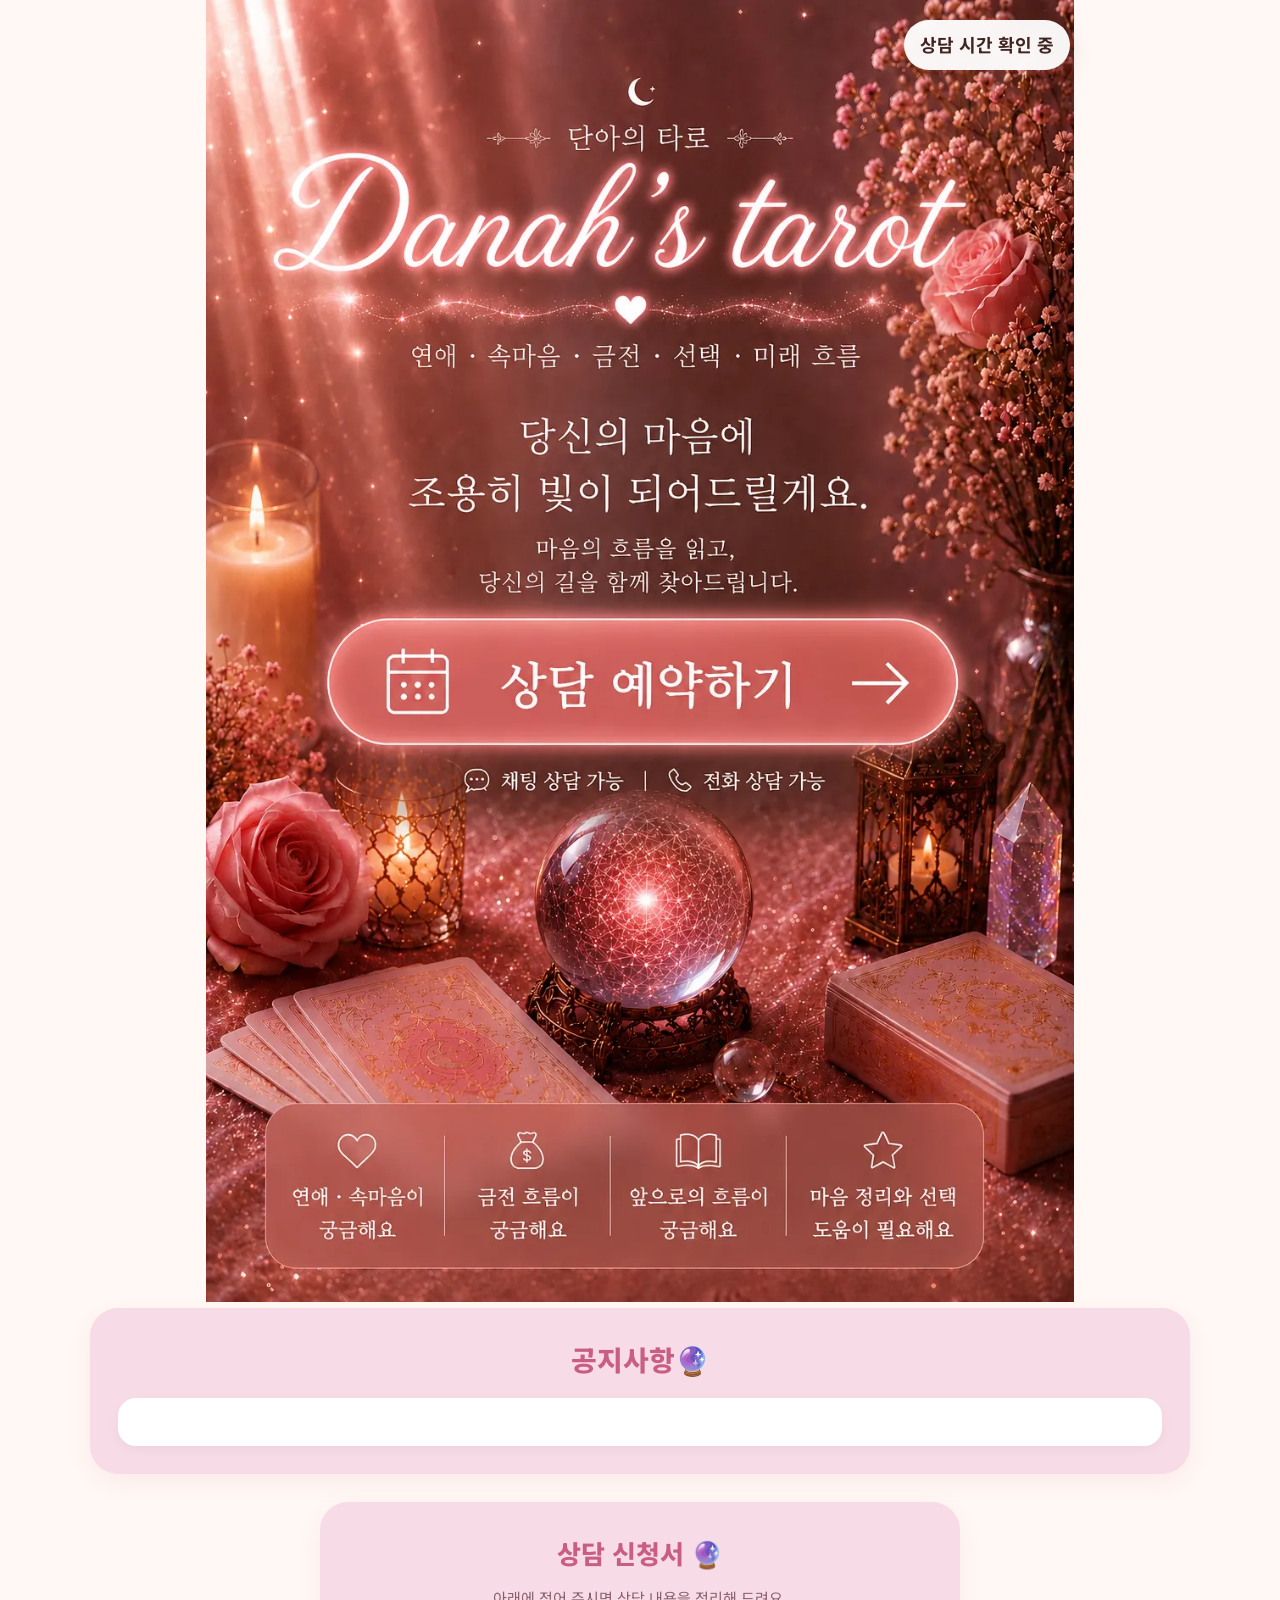
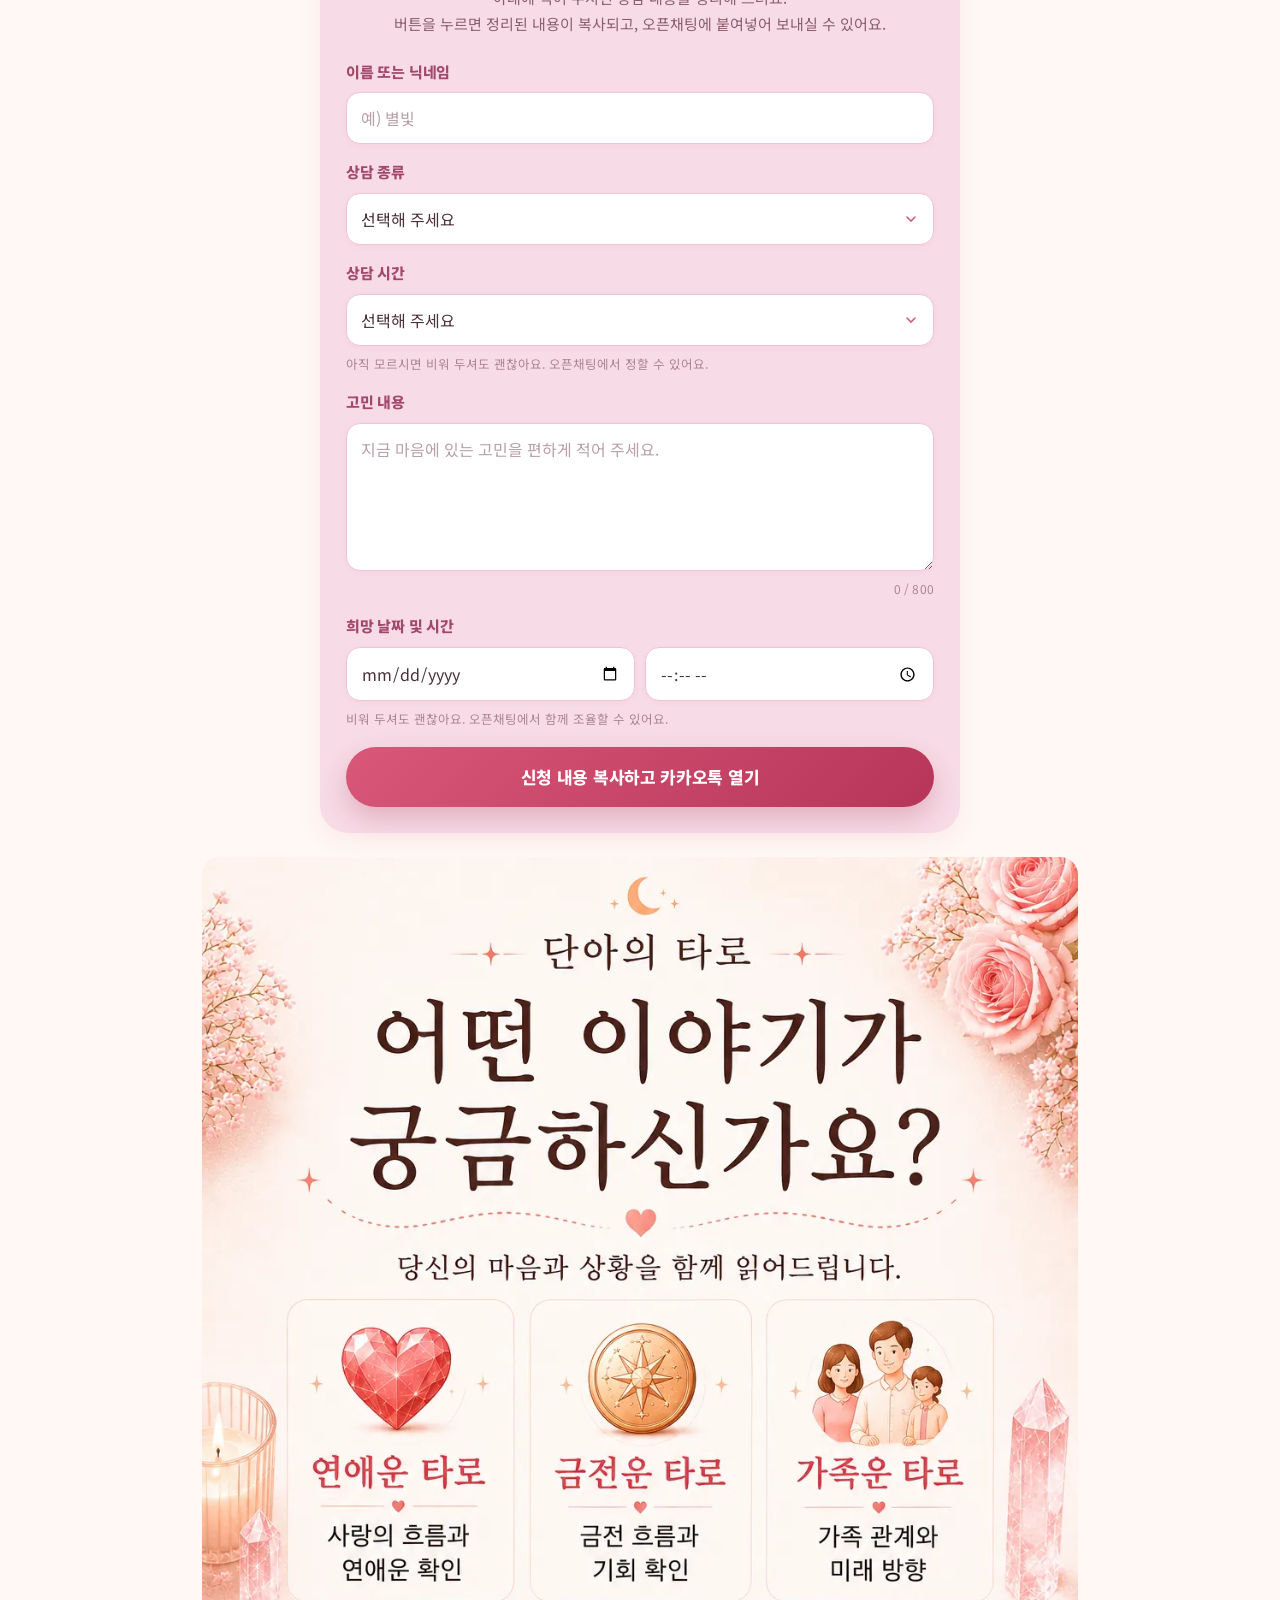
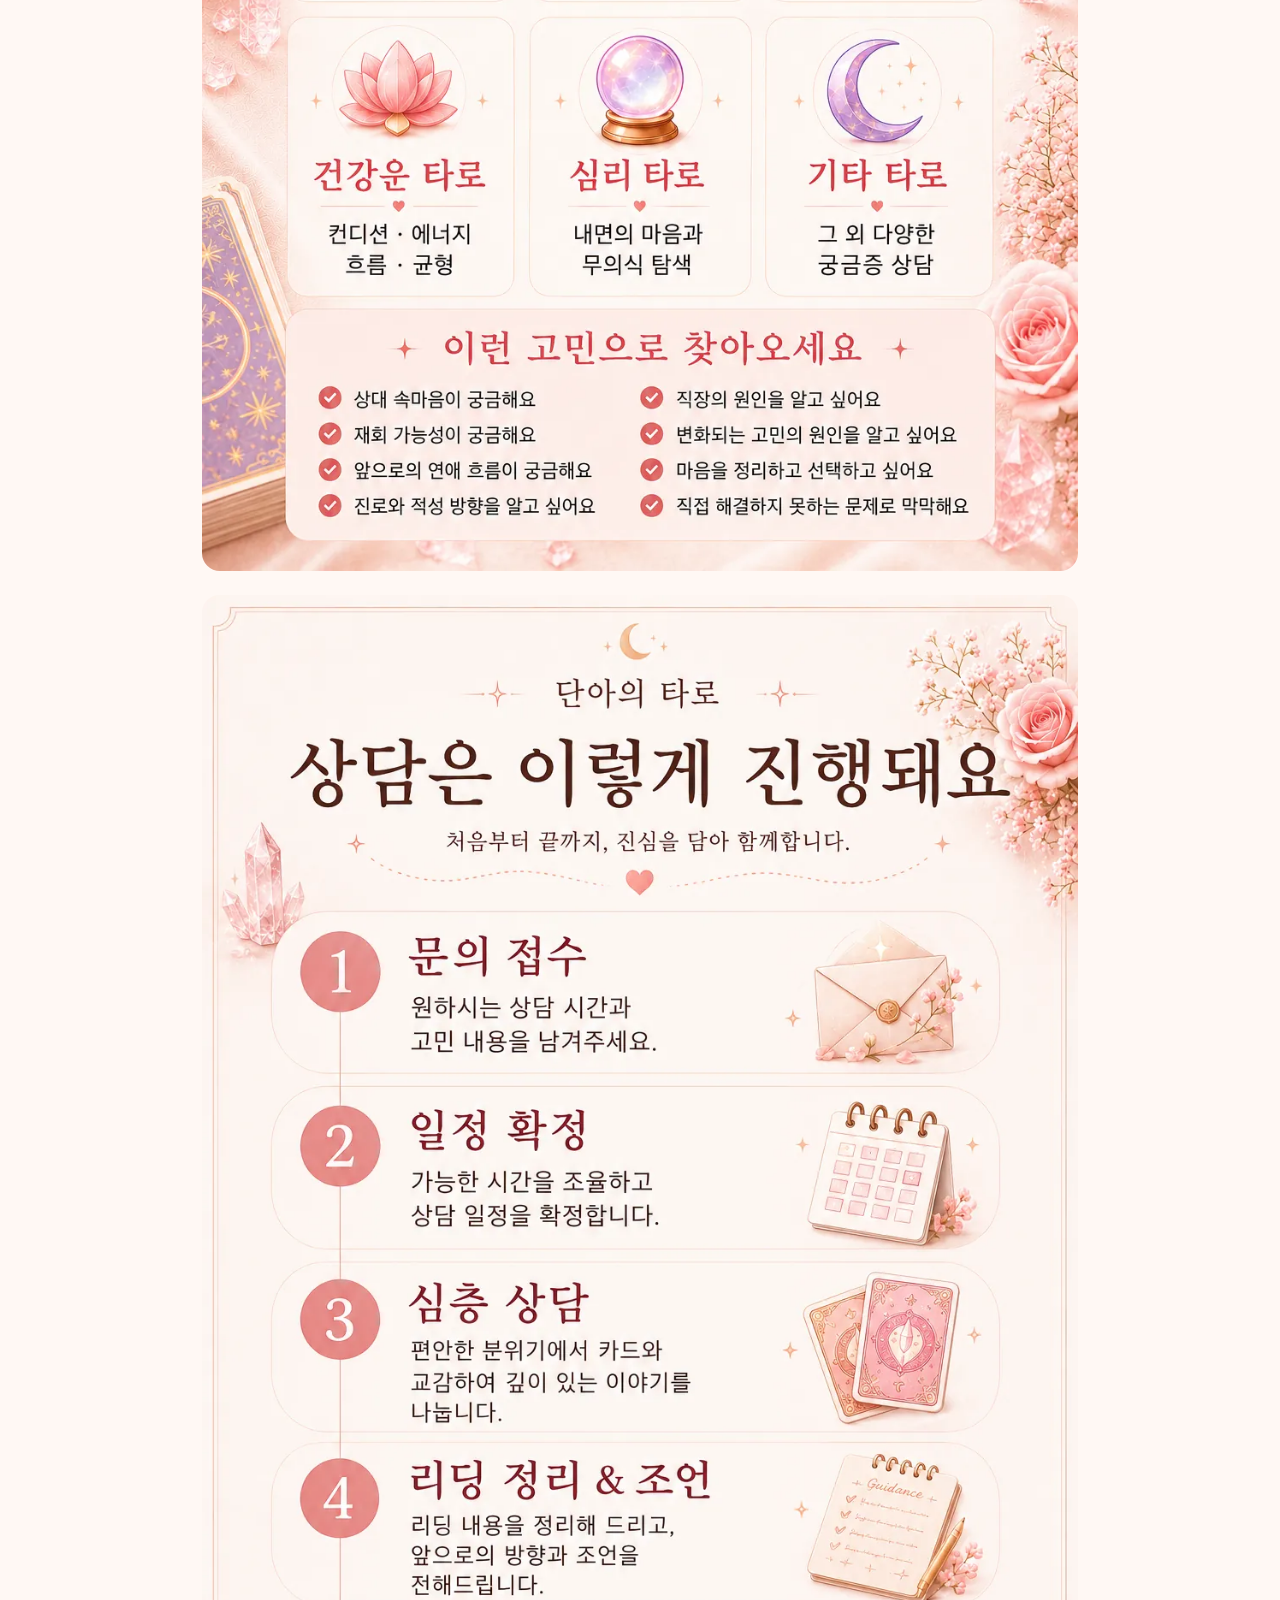
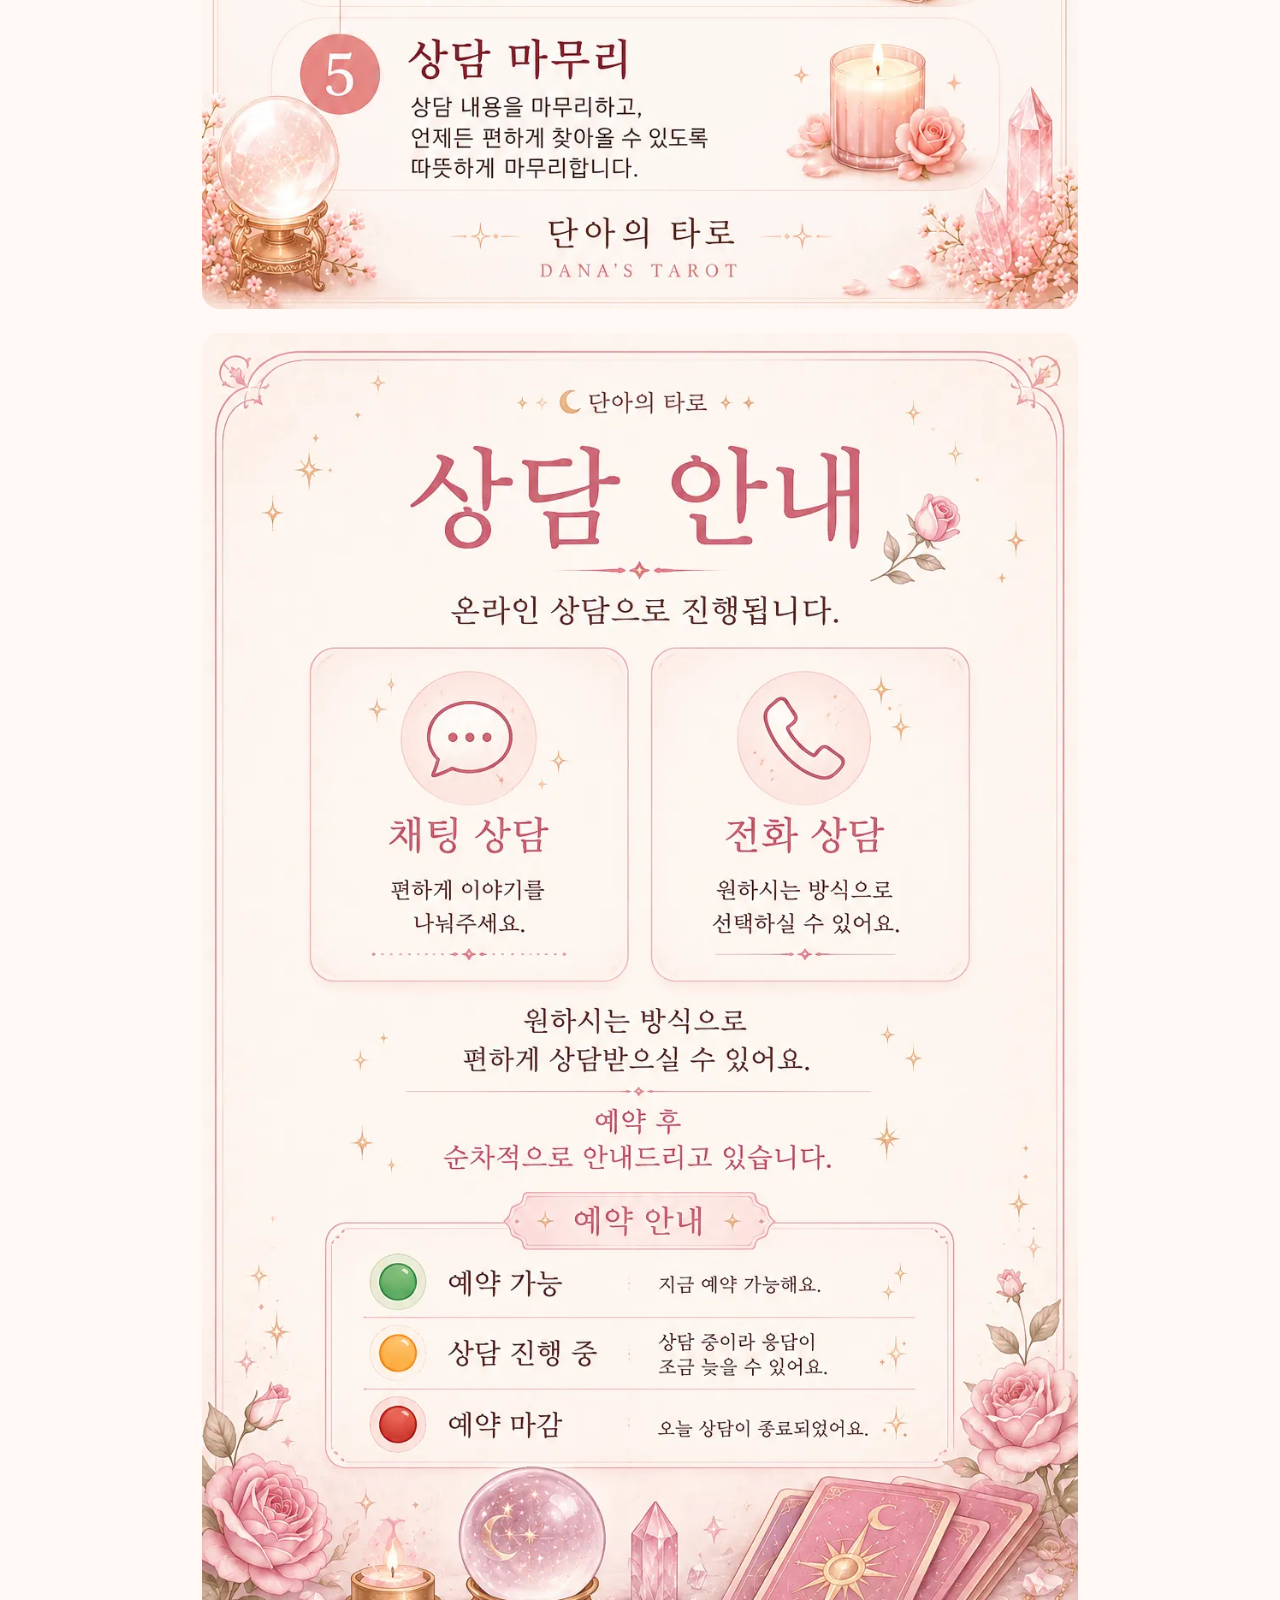
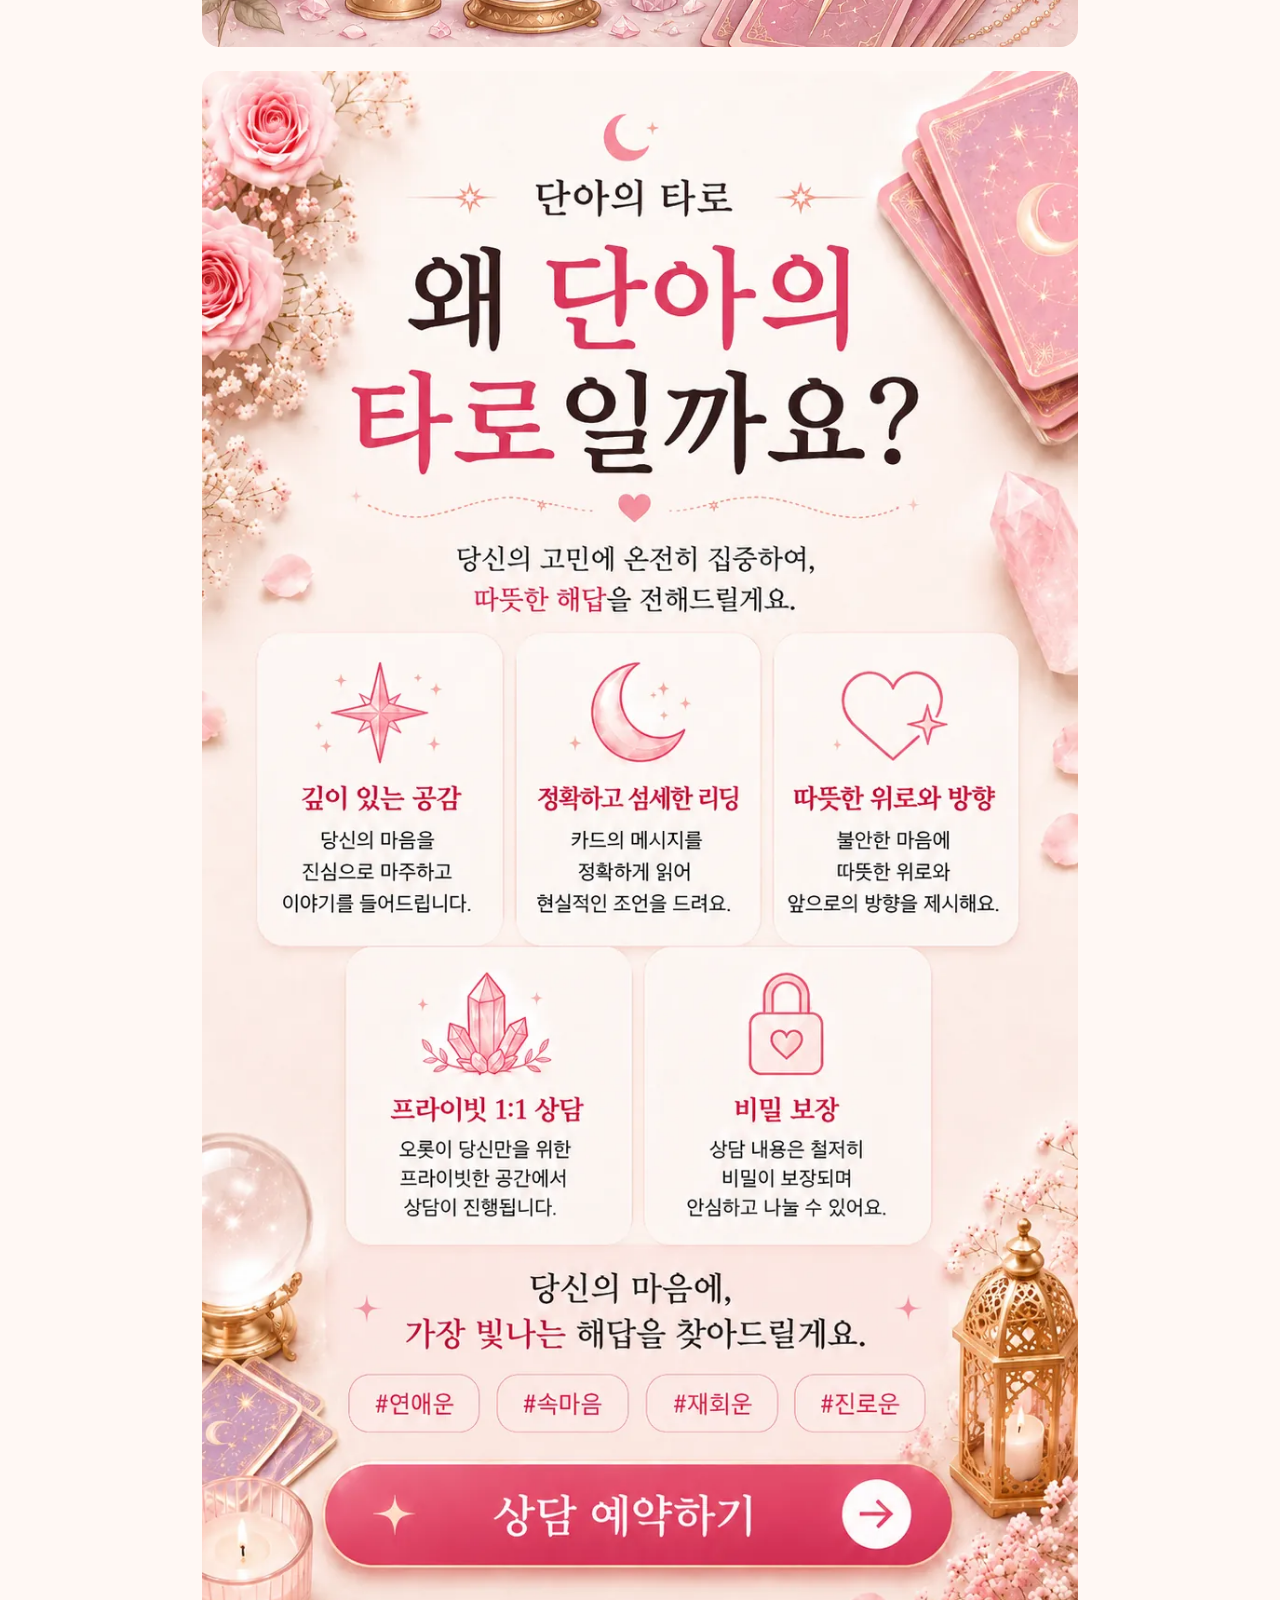
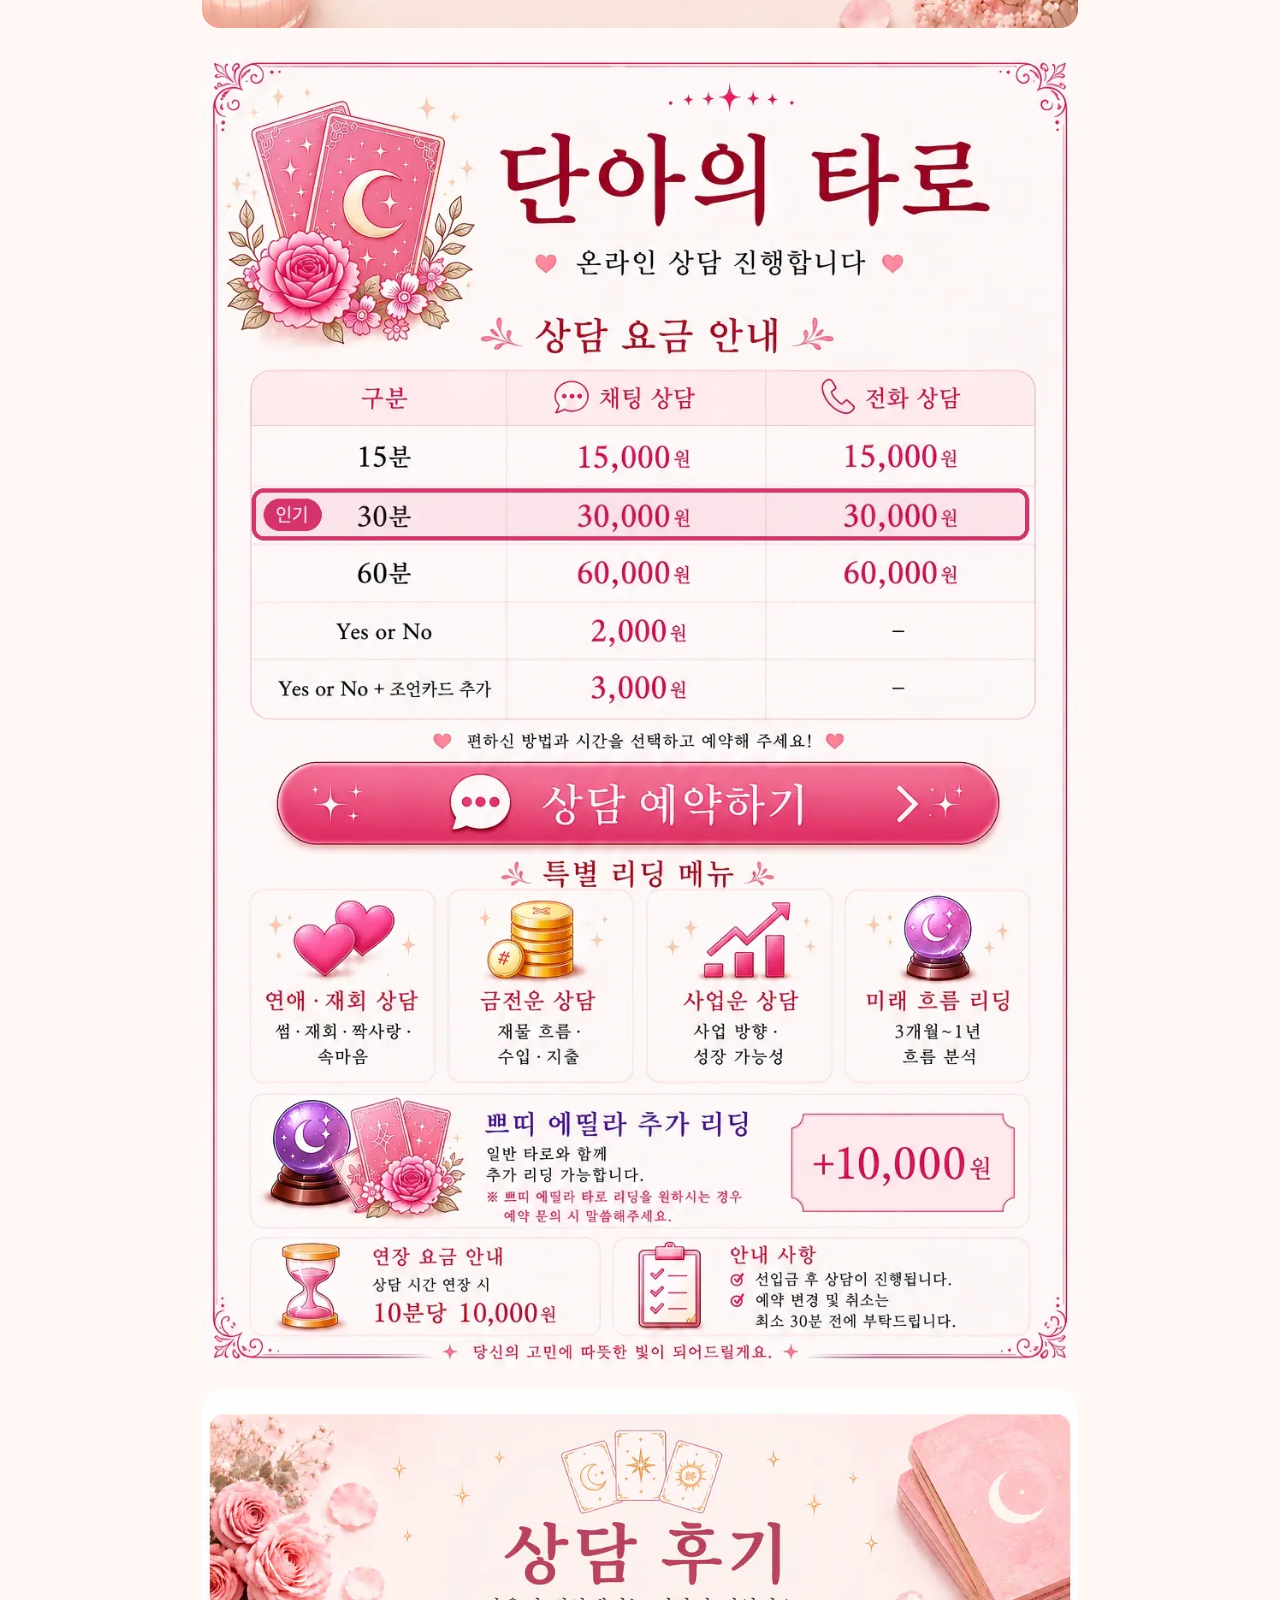
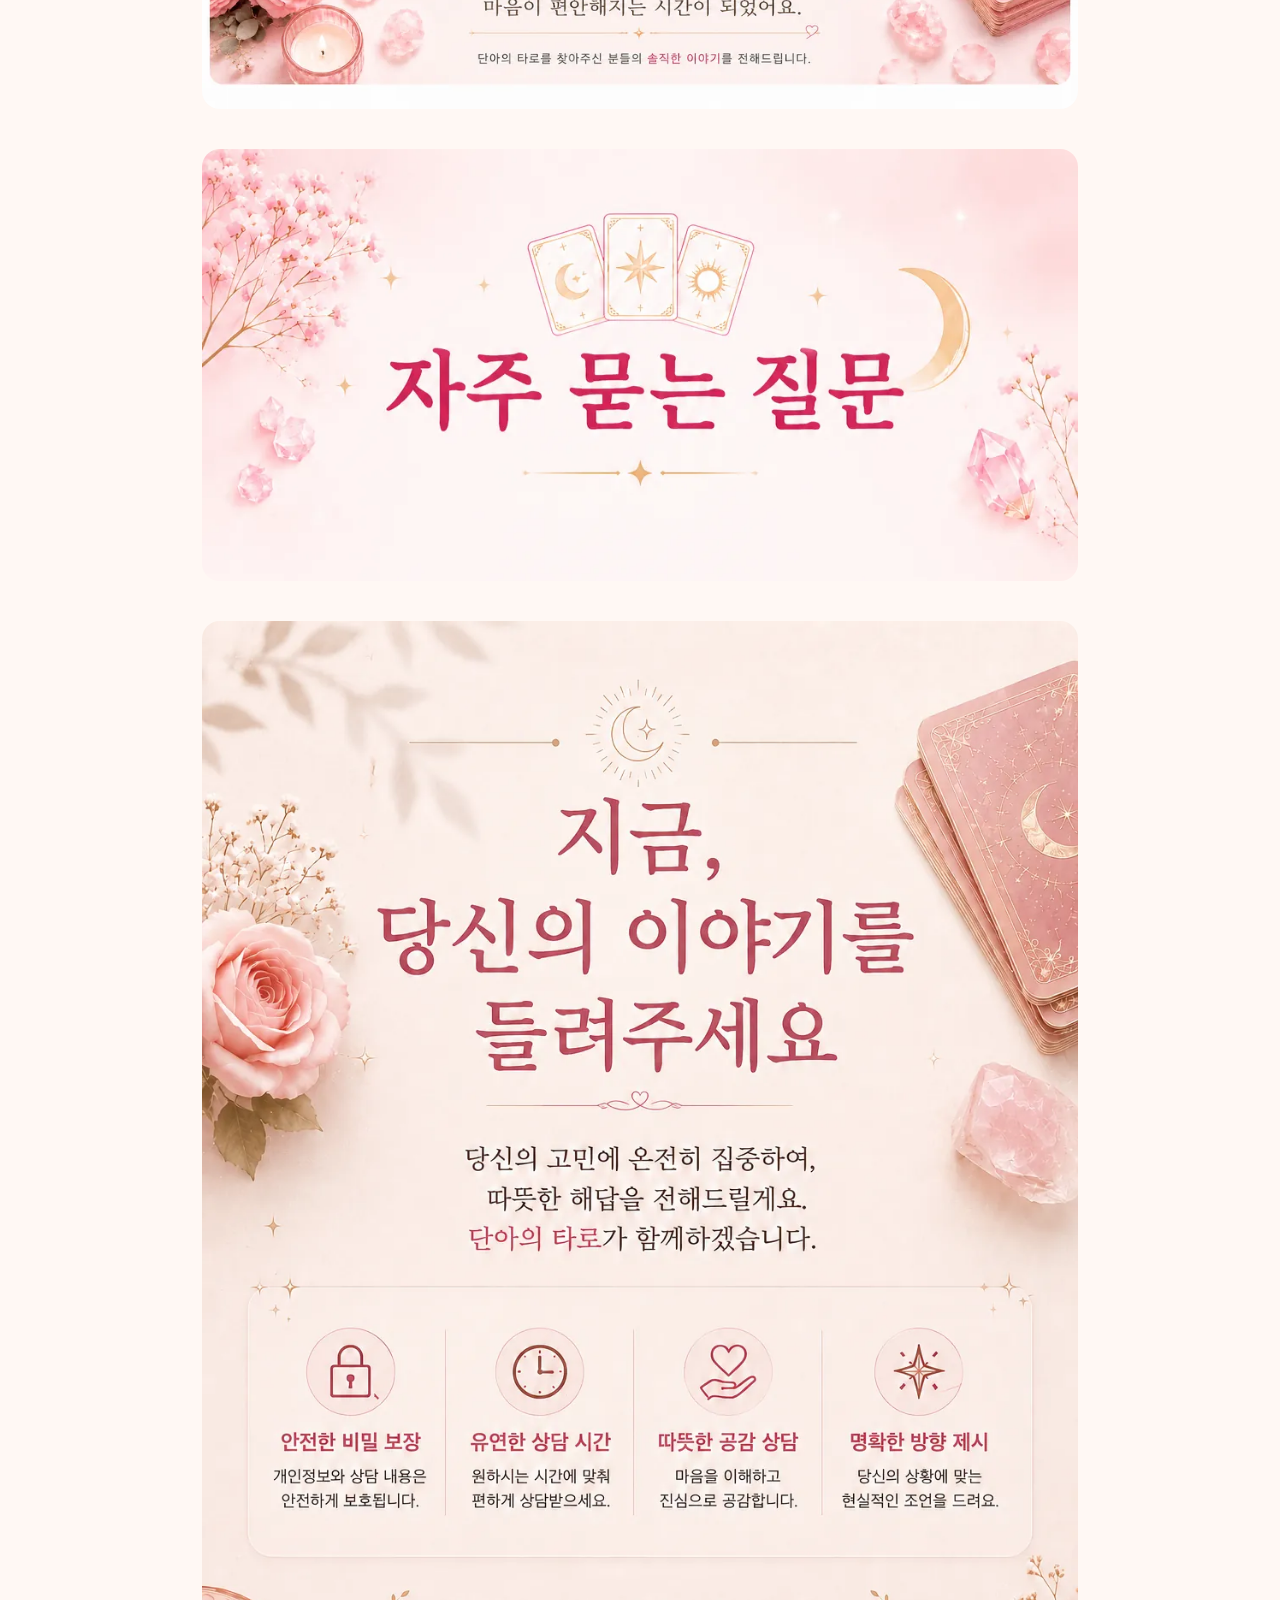
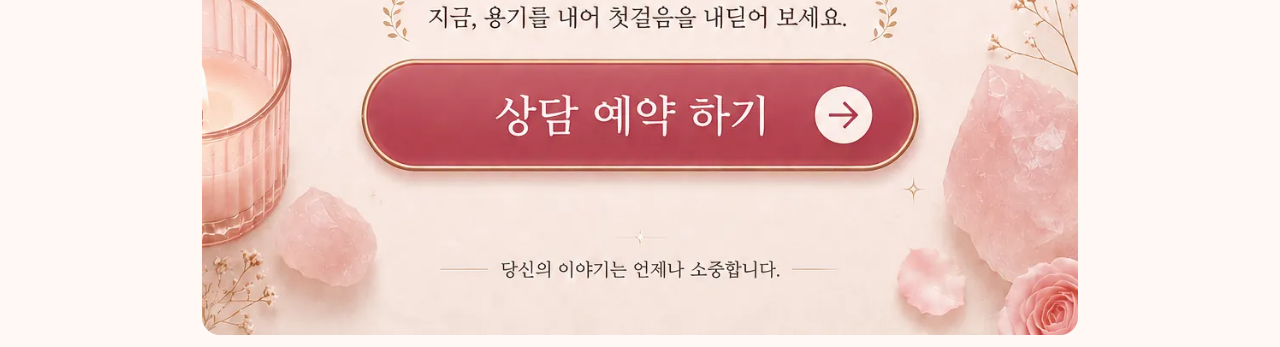
<file: index.html>
<!doctype html>
<html lang="ko">
<head>
  <meta charset="utf-8">
  <meta name="viewport" content="width=device-width, initial-scale=1">
  <title>단아의 타로 | 따뜻한 타로 상담</title>

  <meta name="description" content="단아의 타로. 손님이 직접 세 장을 뽑는 타로 상담. 카카오톡으로 편하게 예약하세요.">
  <meta name="theme-color" content="#fff8f0">

  <!-- 사이트 아이콘 (링크 옆에 뜨는 사진) -->
  <link rel="icon" href="/favicon.ico?v=4" sizes="any">
  <link rel="icon" type="image/png" sizes="32x32" href="/images/favicon-32.png?v=4">
  <link rel="apple-touch-icon" sizes="180x180" href="/images/apple-touch-icon.png?v=4">
  <link rel="manifest" href="/manifest.json">

  <!-- 링크 공유할 때 미리보기 -->
  <meta property="og:type" content="website">
  <meta property="og:title" content="단아의 타로">
  <meta property="og:description" content="따뜻한 목소리로, 천천히. 카드 세 장이 답을 알려줍니다.">
  <meta property="og:image" content="https://danah-tarot.vercel.app/images/og-cover-wide.jpg">
  <meta property="og:image:type" content="image/jpeg">
  <meta property="og:image:width" content="1200">
  <meta property="og:image:height" content="630">
  <meta name="twitter:image" content="https://danah-tarot.vercel.app/images/og-cover-wide.jpg">
  <meta property="og:url" content="https://danah-tarot.vercel.app/">
  <meta name="twitter:card" content="summary_large_image">

  <link rel="preconnect" href="https://fonts.googleapis.com">
  <link rel="preconnect" href="https://fonts.gstatic.com" crossorigin>
  <link href="https://fonts.googleapis.com/css2?family=Noto+Sans+KR:wght@400;500;700;900&family=Noto+Serif+KR:wght@400;700&display=swap" rel="stylesheet">

  <link rel="preload" as="image" href="./images/main-cover.webp" fetchpriority="high">

  <link rel="stylesheet" href="./assets/styles.css?v=1711f">
</head>

<body>

  <!-- HERO -->
  <section class="hero">

    <a href="https://open.kakao.com/me/DanahsTarot" target="_blank" rel="noopener noreferrer" class="hero-link">
      <img
        class="hero-image"
        src="./images/main-cover.webp"
        width="1024" height="1536"
        fetchpriority="high"
        alt="단아의 타로">
    </a>

    <div class="status-badge">
      <span data-status-dot class="status-dot open"></span>
      <span data-status-label>상담 시간 확인 중</span>
    </div>

  </section>

  <!-- NOTICE -->
  <section class="section info-section">
    <div class="notice-card">
      <div class="notice-title">공지사항🔮</div>
      <div class="notice-box" data-notice></div>
    </div>
  </section>

  <!-- APPLY -->
  <section class="section apply-section" id="apply">
    <div class="apply-card">
      <div class="apply-title">상담 신청서 🔮</div>
      <p class="apply-lead">
        아래에 적어 주시면 상담 내용을 정리해 드려요.<br>
        버튼을 누르면 정리된 내용이 복사되고, 오픈채팅에 붙여넣어 보내실 수 있어요.
      </p>

      <form class="apply-form" data-apply-form novalidate>
        <div class="apply-field">
          <label class="apply-label" for="apply-name">이름 또는 닉네임</label>
          <input id="apply-name" type="text" name="name" data-apply-name maxlength="20" autocomplete="nickname" placeholder="예) 별빛">
        </div>

        <div class="apply-field">
          <label class="apply-label" for="apply-type">상담 종류</label>
          <select id="apply-type" name="type" data-apply-type>
            <option value="" selected>선택해 주세요</option>
            <option>신년 타로</option>
            <option>연애·재회 상담</option>
            <option>사업·진로 상담</option>
            <option>금전운 상담</option>
            <option>미래 흐름 리딩</option>
            <option>Yes or No</option>
            <option>종합 상담 / 기타</option>
          </select>
        </div>

        <div class="apply-field">
          <label class="apply-label" for="apply-duration">상담 시간</label>
          <select id="apply-duration" name="duration" data-apply-duration>
            <option value="" selected>선택해 주세요</option>
            <option>15분 (15,000원)</option>
            <option>30분 (30,000원)</option>
            <option>1시간 (60분 · 60,000원)</option>
            <option>Yes or No (2,000원)</option>
            <option>Yes or No + 조언카드 (3,000원)</option>
            <option>미정 (상담 후 결정)</option>
          </select>
          <span class="apply-help">아직 모르시면 비워 두셔도 괜찮아요. 오픈채팅에서 정할 수 있어요.</span>
        </div>

        <div class="apply-field">
          <label class="apply-label" for="apply-concern">고민 내용</label>
          <textarea id="apply-concern" name="concern" data-apply-concern rows="5" maxlength="800" placeholder="지금 마음에 있는 고민을 편하게 적어 주세요."></textarea>
          <span class="apply-count" data-apply-count>0 / 800</span>
        </div>

        <div class="apply-field">
          <span class="apply-label">희망 날짜 및 시간</span>
          <div class="apply-datetime">
            <input type="date" name="date" data-apply-date aria-label="희망 날짜">
            <input type="time" name="time" data-apply-time aria-label="희망 시간">
          </div>
          <span class="apply-help">비워 두셔도 괜찮아요. 오픈채팅에서 함께 조율할 수 있어요.</span>
        </div>

        <p class="apply-warn" data-apply-warn hidden></p>

        <button type="submit" class="apply-submit">신청 내용 복사하고 카카오톡 열기</button>
      </form>

      <div class="apply-result" data-apply-result hidden>
        <div class="apply-result-head">
          <span class="apply-badge" data-apply-badge>신청 내용이 복사되었어요 ✓</span>
          <p class="apply-result-note">복사된 내용을 오픈채팅에 붙여넣어 보내주세요 🙂</p>
        </div>
        <pre class="apply-preview" data-apply-preview></pre>
        <div class="apply-actions">
          <a class="apply-open" href="https://open.kakao.com/me/DanahsTarot" target="_blank" rel="noopener noreferrer">오픈채팅 열기</a>
          <button type="button" class="apply-copy" data-apply-copy>문구 다시 복사</button>
        </div>
        <p class="apply-manual" data-apply-manual hidden>자동 복사가 되지 않았어요. 위 문구를 길게 눌러 직접 복사해 주세요.</p>
      </div>
    </div>
  </section>

  <!-- STORY -->
  <section class="section">
    <img src="./images/story.webp" width="1024" height="1536" loading="lazy" decoding="async" alt="단아의 타로 소개">
  </section>

  <!-- PROCESS -->
  <section class="section">
    <img src="./images/process-bg.webp" width="1024" height="1536" loading="lazy" decoding="async" alt="상담 진행 순서">
  </section>

  <!-- GUIDE -->
  <section class="section">
    <img src="./images/guide.webp" width="1024" height="1536" loading="lazy" decoding="async" alt="상담 안내">
  </section>

  <!-- WHY -->
  <section class="section">
    <a href="https://open.kakao.com/me/DanahsTarot" target="_blank" rel="noopener noreferrer">
      <img src="./images/why-danah.webp" width="941" height="1672" loading="lazy" decoding="async" alt="단아의 타로를 찾는 이유">
    </a>
  </section>

  <!-- PRICE -->
  <section class="section">
    <a href="https://open.kakao.com/me/DanahsTarot" target="_blank" rel="noopener noreferrer" class="price-link">
      <img src="./images/price.webp" width="1024" height="1536" loading="lazy" decoding="async" alt="상담 가격">
    </a>
  </section>

  <!-- REVIEW -->
  <section class="section">
    <img src="./images/review-title.webp" width="1080" height="394" loading="lazy" decoding="async" alt="후기">
    <div class="review-grid" data-review-list></div>
  </section>

  <!-- FAQ -->
  <section class="section">
    <img src="./images/faq-title.webp" width="1024" height="505" loading="lazy" decoding="async" alt="자주 묻는 질문">
    <div class="faq-wrap"></div>
  </section>

  <!-- CTA -->
  <section class="section cta-section">
    <a href="https://open.kakao.com/me/DanahsTarot" target="_blank" rel="noopener noreferrer" class="cta-link">
      <img src="./images/cta.webp" width="1024" height="1536" loading="lazy" decoding="async" alt="카카오톡으로 예약하기">
    </a>
  </section>

  <script type="module" src="./assets/app.js?v=1711i"></script>

</body>
</html>
</file>
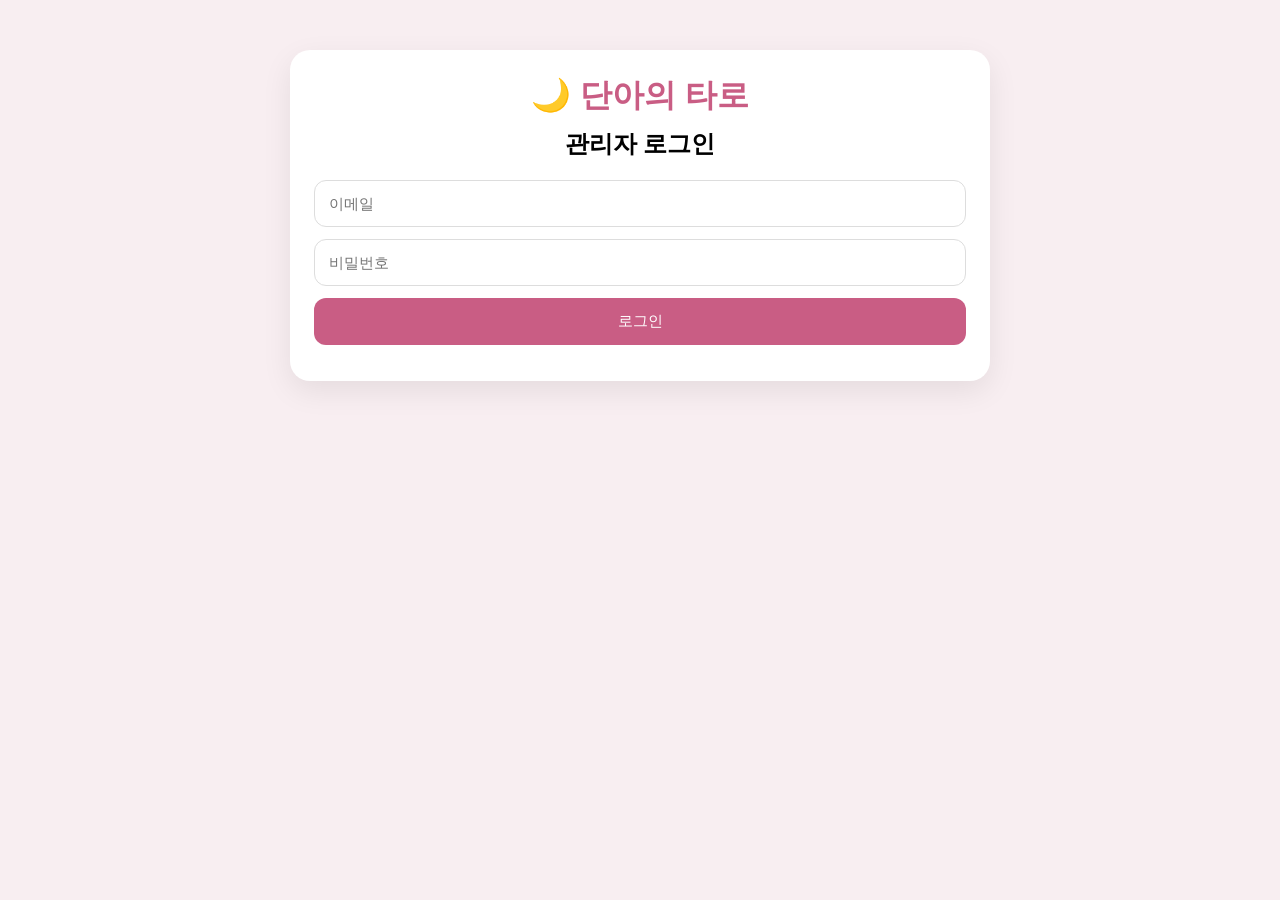
<file: admin/index.html>
<!DOCTYPE html>
<html lang="ko">
<head>
  <meta charset="UTF-8">
  <meta name="viewport" content="width=device-width, initial-scale=1.0">
  <title>단아의 타로 관리자</title>

  <link rel="stylesheet" href="admin.css?v=2">
</head>
<body>

  <div id="login-panel" class="card">

    <h1>🌙 단아의 타로</h1>
    <h2>관리자 로그인</h2>

    <input
      type="email"
      id="email"
      placeholder="이메일">

    <input
      type="password"
      id="password"
      placeholder="비밀번호">

    <button id="loginBtn">
      로그인
    </button>

    <p id="message"></p>

  </div>

  <div id="admin-panel" class="card hidden">

    <h1>🌙 단아의 타로 관리자</h1>

    <section id="applications-section">

      <div class="section-head">

        <h3>
          📩 상담 신청 내역
          <span id="applicationCount" class="count-badge hidden"></span>
        </h3>

        <button
          id="refreshApplicationsBtn"
          class="ghost-btn"
          type="button">
          새로고침
        </button>

      </div>

      <p id="applicationsNotice" class="notice-text" hidden></p>

      <div id="applicationList" class="application-list"></div>

    </section>

    <hr>

    <section>

      <h3>상담 상태</h3>

      <select id="statusSelect">
        <option>🟢 상담 가능</option>
        <option>🌙 상담중</option>
        <option>🔴 상담 종료</option>
      </select>

      <button id="saveStatusBtn">
        상태 저장
      </button>

    </section>

    <hr>

    <section>

      <h3>공지사항</h3>

      <textarea
        id="noticeInput"
        rows="5"
        placeholder="공지사항을 입력하세요"></textarea>

      <button id="saveNoticeBtn">
        공지 저장
      </button>

    </section>

    <hr>

    <section>

      <h3>후기 추가</h3>

      <textarea
        id="reviewInput"
        rows="4"
        placeholder="후기를 입력하세요"></textarea>

      <button id="addReviewBtn">
        후기 추가
      </button>

    </section>

    <hr>

    <section>

      <h3>후기 목록</h3>

      <div id="reviewList"></div>

    </section>

    <button id="logoutBtn">
      로그아웃
    </button>

  </div>

  <script type="module" src="admin.js?v=2"></script>

</body>
</html>
</file>
<file: assets/styles.css>
:root {
  --rose: #c94f70;
  --rose-deep: #9f2f4d;
  --rose-soft: #f8c8d0;
  --cream: #fff8f0;
  --cream-2: #fff1e8;
  --gold: #c99745;
  --ink: #3f2522;
  --muted: #7a5a54;
  --line: rgba(201, 79, 112, 0.24);
  --shadow: 0 18px 46px rgba(159, 47, 77, 0.16);
  --radius: 18px;
}

* {
  box-sizing: border-box;
}

html {
  scroll-behavior: smooth;
}

body {
  margin: 0;
  font-family: "Noto Serif KR", "Noto Sans KR", system-ui, sans-serif;
  color: var(--ink);
  background: var(--cream);
  font-size: 18px;
  line-height: 1.65;
}

button,
input,
textarea,
select {
  font: inherit;
}

button,
a {
  -webkit-tap-highlight-color: transparent;
}

img {
  display: block;
  max-width: 100%;
  height: auto;
}

.site-header {
  position: sticky;
  top: 0;
  z-index: 20;
  display: flex;
  align-items: center;
  justify-content: space-between;
  gap: 12px;
  padding: 12px 18px;
  background: rgba(255, 248, 240, 0.9);
  border-bottom: 1px solid var(--line);
  backdrop-filter: blur(16px);
}

.brand {
  color: var(--rose-deep);
  font-size: 22px;
  font-weight: 800;
  text-decoration: none;
}

.header-actions {
  display: flex;
  gap: 8px;
}

.mini-link {
  min-height: 44px;
  display: inline-flex;
  align-items: center;
  justify-content: center;
  padding: 9px 14px;
  border: 1px solid var(--line);
  border-radius: 999px;
  color: var(--ink);
  background: rgba(255, 255, 255, 0.7);
  text-decoration: none;
  font-size: 15px;
  font-weight: 700;
}

.hero {
  position: relative;

  max-width: 900px;
  margin: 0 auto;

  padding: 0 16px;
}

.hero-image {
  display: block;
  width: 100%;
  height: auto;
}

.hero-content {
  position: relative;
  z-index: 1;
  width: min(720px, 100%);
  padding: 54vh 18px 34px;
  color: #fff;
  text-shadow: 0 2px 16px rgba(63, 37, 34, 0.45);
}

.eyebrow {
  margin: 0 0 8px;
  color: #ffe7d7;
  font-size: 17px;
  font-weight: 800;
  letter-spacing: 0;
}

h1,
h2,
h3,
p {
  margin-top: 0;
}

h1 {
  margin-bottom: 12px;
  font-size: 44px;
  line-height: 1.05;
}

h2 {
  color: var(--rose-deep);
  font-size: 34px;
  line-height: 1.18;
  text-align: center;
}

h3 {
  color: var(--rose-deep);
  font-size: 24px;
  line-height: 1.25;
}

.hero-copy {
  margin-bottom: 22px;
  font-size: 22px;
  font-weight: 700;
}

.primary-button,
.secondary-button {
  min-height: 58px;
  display: inline-flex;
  align-items: center;
  justify-content: center;
  gap: 10px;
  padding: 16px 24px;
  border: 0;
  border-radius: 999px;
  cursor: pointer;
  text-decoration: none;
  font-size: 21px;
  font-weight: 900;
}

.primary-button {
  color: #fff;
  background: linear-gradient(135deg, #d95778, #b73558);
  box-shadow: 0 14px 30px rgba(159, 47, 77, 0.32), inset 0 0 0 2px rgba(255, 236, 213, 0.42);
}

.secondary-button {
  color: var(--rose-deep);
  background: #fff;
  border: 1px solid var(--line);
}

.section {
  padding: 64px 18px;
}

.section.alt {
  background: var(--cream-2);
}

.section-inner {
  width: min(1120px, 100%);
  margin: 0 auto;
}

.section-lead {
  max-width: 680px;
  margin: 0 auto 28px;
  color: var(--muted);
  text-align: center;
  font-size: 20px;
}

.image-panel {
  overflow: hidden;
  border: 1px solid var(--line);
  border-radius: var(--radius);
  background: #fff;
  box-shadow: var(--shadow);
}

.image-panel img {
  width: 100%;
  height: auto;
}

.story-grid,
.why-grid,
.review-grid {
  display: grid;
  grid-template-columns: repeat(3, 1fr);
  gap: 14px;
}

.story-card,
.why-card,
.review-card,
.method-card,
.admin-panel {
  border: 1px solid var(--line);
  border-radius: var(--radius);
  background: rgba(255, 255, 255, 0.82);
  box-shadow: var(--shadow);
}

.story-card {
  min-height: 138px;
  padding: 22px 18px;
  display: flex;
  flex-direction: column;
  justify-content: center;
  background-image: linear-gradient(rgba(255, 255, 255, 0.76), rgba(255, 248, 240, 0.9)), var(--story-image);
  background-size: cover;
  background-position: center;
}

.story-card strong {
  color: var(--rose-deep);
  font-size: 27px;
}

.story-card span {
  color: var(--muted);
  font-size: 17px;
  font-weight: 700;
}

.process-list {
  display: grid;
  gap: 10px;
}

.process-step {
  display: grid;
  grid-template-columns: 54px 1fr;
  align-items: center;
  gap: 14px;
  padding: 18px;
  border: 1px solid var(--line);
  border-radius: var(--radius);
  background: #fff;
}

.step-number {
  width: 54px;
  height: 54px;
  display: grid;
  place-items: center;
  border-radius: 50%;
  color: #fff;
  background: var(--rose);
  font-size: 23px;
  font-weight: 900;
}

.process-arrow {
  color: var(--gold);
  text-align: center;
  font-size: 26px;
  font-weight: 900;
}

.why-card {
  padding: 26px 20px;
  text-align: center;
}

.why-card .icon {
  display: block;
  margin-bottom: 10px;
  color: var(--gold);
  font-size: 34px;
}

.guide-layout {
  display: grid;
  grid-template-columns: 1fr 1fr;
  gap: 18px;
  align-items: stretch;
}

.method-card {
  padding: 24px;
}

.method-list,
.status-list {
  display: grid;
  gap: 12px;
  padding: 0;
  margin: 0;
  list-style: none;
}

.method-list li,
.status-row {
  min-height: 58px;
  display: flex;
  align-items: center;
  gap: 12px;
  padding: 13px 14px;
  border-radius: 14px;
  background: #fff7f8;
  font-size: 21px;
  font-weight: 800;
}

.status-dot {
  width: 18px;
  height: 18px;
  flex: 0 0 18px;
  border-radius: 50%;
  box-shadow: 0 0 0 5px rgba(255, 255, 255, 0.9);
}

.status-dot.open {
  background: #31b66a;
}

.status-dot.progress {
  background: #f5b631;
}

.status-dot.close {
  background: #d94b45;
}

.current-status {
  border: 2px solid rgba(201, 79, 112, 0.22);
}

.review-card {
  padding: 22px;
}

.review-card p {
  margin-bottom: 14px;
  font-size: 19px;
}

.review-card strong {
  color: var(--rose-deep);
}


.faq-item{
  overflow:hidden;
  border-radius:24px;
  background:#fff;
  border:1px solid #f3d8e1;
  box-shadow:0 8px 24px rgba(212,115,150,.12);
}

.faq-question{
  width:100%;
  border:none;
  background:none;
  cursor:pointer;

  display:flex;
  justify-content:space-between;
  align-items:center;

  padding:24px;
  font-size:20px;
  font-weight:700;
  color:#7f4358;
}

.faq-answer{
  max-height:0;
  overflow:hidden;

  transition:max-height .35s ease;
}

.faq-answer p{
  padding:0 24px 24px;
  margin:0;

  color:#8d6675;
  line-height:1.8;
  font-size:17px;
}

.faq-item.is-open .faq-answer{
  max-height:500px;
}

.faq-item.is-open .faq-question span{
  transform:rotate(45deg);
}

.faq-question span{
  transition:.3s;
  font-size:28px;
}
.info-section{
  position:relative;
}

.section img{
  display:block;
  width:100%;
  height:auto;
}



.section img{
  display:block;
  width:100%;
  height:auto;
}

.faq-wrap{
  margin-top:-10px;
}

.faq-item {
  overflow: hidden;
  border: 1px solid var(--line);
  border-radius: var(--radius);
  background: rgba(255, 255, 255, 0.9);
  box-shadow: 0 12px 26px rgba(159, 47, 77, 0.1);
}

.faq-question {
  min-height: 68px;
  width: 100%;
  display: flex;
  align-items: center;
  justify-content: space-between;
  gap: 16px;
  padding: 17px 20px;
  border: 0;
  color: var(--ink);
  background: transparent;
  cursor: pointer;
  text-align: left;
  font-size: 21px;
  font-weight: 900;
}

.faq-icon {
  width: 32px;
  height: 32px;
  flex: 0 0 32px;
  display: grid;
  place-items: center;
  border-radius: 50%;
  color: var(--rose-deep);
  background: #ffe5ea;
  transition: transform 0.25s ease;
}

.faq-item.is-open .faq-icon {
  transform: rotate(45deg);
}

.faq-answer {
  max-height: 0;
  overflow: hidden;
  transition: max-height 0.32s ease;
}

.faq-answer p {
  margin: 0;
  padding: 0 20px 22px;
  color: var(--muted);
  font-size: 19px;
  white-space: pre-line;
}

.cta {
  position: relative;
  min-height: 460px;
  display: grid;
  align-items: center;
  overflow: hidden;
  color: #fff;
  text-align: center;
  background: #b73558;
}

.cta img {
  position: absolute;
  inset: 0;
  width: 100%;
  height: 100%;
  object-fit: cover;
}

.cta::after {
  content: "";
  position: absolute;
  inset: 0;
  background: rgba(90, 28, 44, 0.18);
}

.cta-content {
  position: relative;
  z-index: 1;
  padding: 42px 18px;
  text-shadow: 0 2px 14px rgba(63, 37, 34, 0.35);
}

.cta h2 {
  color: #fff;
  font-size: 38px;
}

.site-footer {
  padding: 28px 18px 90px;
  color: var(--muted);
  text-align: center;
  background: #fff7ef;
}

.floating-cta {
  position: fixed;
  left: 12px;
  right: 12px;
  bottom: 12px;
  z-index: 30;
}

.floating-cta .primary-button {
  width: 100%;
}

.admin-body {
  min-height: 100vh;
  padding: 24px 16px 54px;
  background: var(--cream);
}

.admin-shell {
  width: min(960px, 100%);
  margin: 0 auto;
}

.admin-top {
  display: flex;
  align-items: center;
  justify-content: space-between;
  gap: 12px;
  margin-bottom: 18px;
}

.admin-panel {
  padding: 20px;
  margin-bottom: 16px;
}

.admin-grid {
  display: grid;
  grid-template-columns: 1fr 1fr;
  gap: 14px;
}

.field {
  display: grid;
  gap: 8px;
  margin-bottom: 14px;
  color: var(--rose-deep);
  font-weight: 900;
}

.field input,
.field textarea,
.field select {
  width: 100%;
  min-height: 54px;
  padding: 13px 14px;
  border: 1px solid var(--line);
  border-radius: 14px;
  color: var(--ink);
  background: #fff;
  font-size: 18px;
}

.field textarea {
  min-height: 130px;
  resize: vertical;
}

.admin-actions {
  display: flex;
  flex-wrap: wrap;
  gap: 10px;
}

.review-edit-row {
  display: grid;
  grid-template-columns: 1fr auto;
  gap: 10px;
  align-items: center;
  padding: 12px 0;
  border-bottom: 1px solid var(--line);
}

.notice {
  padding: 12px 14px;
  border-radius: 14px;
  color: var(--rose-deep);
  background: #fff1f4;
  font-weight: 800;
}

.is-hidden {
  display: none !important;
}

@media (max-width: 760px) {
  body {
    font-size: 17px;
  }

  .site-header {
    padding: 10px 12px;
  }

  .brand {
    font-size: 20px;
  }

  .mini-link {
    padding: 8px 11px;
    font-size: 14px;
  }

  .hero-image {
    object-position: center top;
  }

  .hero-content {
    padding: 48vh 16px 28px;
  }

  h1 {
    font-size: 40px;
  }

  h2 {
    font-size: 30px;
  }

  .hero-copy {
    font-size: 20px;
  }

  .primary-button,
  .secondary-button {
    width: 100%;
    min-height: 62px;
    font-size: 22px;
  }

  .section {
    padding: 52px 14px;
  }

  .story-grid,
  .why-grid,
  .review-grid,
  .guide-layout,
  .admin-grid {
    grid-template-columns: 1fr;
  }

  .story-card {
    min-height: 120px;
  }

  .image-panel {
    border-radius: 14px;
  }

  .faq-question {
    min-height: 72px;
    padding: 16px;
    font-size: 20px;
  }

  .faq-answer p {
    padding: 0 16px 20px;
    font-size: 18px;
  }

  .cta {
    min-height: 520px;
  }

  .cta img {
    object-position: center;
  }

  .admin-top {
    align-items: flex-start;
    flex-direction: column;
  }
}

@media (min-width: 900px) {
  .floating-cta {
    display: none;
  }

  .hero-content {
    margin-left: max(24px, calc((100vw - 1120px) / 2));
    padding-bottom: 70px;
  }
}
/* =========================
   DANAH FINAL
========================= */

body {
  margin: 0;
  background: #fff8f4;
  font-family: "Noto Sans KR", sans-serif;
}

.section {
  width: 100%;
  max-width: 900px;
  margin: 0 auto;
  padding: 12px;
}

.section img {
  width: 100%;
  height: auto;
  display: block;
  border-radius: 18px;
}

.hero {
  position: relative;
}

.hero-link,
.price-link,
.cta-link {
  display: block;
}

/* =========================
   STATUS
========================= */

.status-badge {
  position: absolute;
  top: 20px;
  right: 20px;

  display: flex;
  align-items: center;
  gap: 8px;

  padding: 10px 16px;

  border-radius: 999px;

  background: rgba(255,255,255,.95);

  backdrop-filter: blur(8px);

  font-weight: 700;

  box-shadow:
    0 8px 24px rgba(0,0,0,.12);
}

.status-dot {
  width: 12px;
  height: 12px;
  border-radius: 50%;
}

.status-dot.open {
  background: #22c55e;
}

.status-dot.progress {
  background: #f59e0b;
}

.status-dot.close {
  background: #ef4444;
}



/* =========================
   REVIEW
========================= */

.review-grid {
  display: grid;
  gap: 14px;
  margin-top: 16px;
}

.review-card {
  padding: 20px;

  border-radius: 18px;

  background:
    linear-gradient(
      135deg,
      #ffe0e9,
      #fff1f5
    );

  box-shadow:
    0 10px 24px rgba(201,79,112,.14);
}

.review-card p {
  line-height: 1.7;
}

.review-card strong {
  color: #b73558;
}

/* =========================
   FAQ
========================= */

.faq-wrap {
  margin-top: 16px;
}

.faq-item {
  margin-bottom: 12px;

  overflow: hidden;

  border-radius: 18px;

  background: #fff;

  box-shadow:
    0 8px 24px rgba(0,0,0,.06);
}

.faq-question {
  width: 100%;

  padding: 18px;

  display: flex;
  justify-content: space-between;

  border: 0;
  background: transparent;

  font-size: 17px;
  font-weight: 700;

  cursor: pointer;
}

.faq-answer {
  max-height: 0;
  overflow: hidden;
  transition: .3s;
}

.faq-answer p {
  padding: 0 18px 18px;
  margin: 0;
}

/* =========================
   FLOATING
========================= */

@keyframes floating {

  0% {
    transform: translateY(0);
  }

  50% {
    transform: translateY(-8px);
  }

  100% {
    transform: translateY(0);
  }

}



/* =========================
   PULSE
========================= */

@keyframes pulse {

  0% {
    transform: scale(1);
  }

  50% {
    transform: scale(1.2);
  }

  100% {
    transform: scale(1);
  }

}


/* =========================
   HOVER
========================= */

.hero-link img,
.price-link img,
.cta-link img {
  transition: .3s;
}

.hero-link:hover img,
.price-link:hover img,
.cta-link:hover img {
  transform: scale(1.02);
}

.hero-link{
  display:block;
  width:100%;
}

.hero-link img{
  display:block;
  width:100%;
  height:auto;
}

/* =========================
   MOBILE
========================= */

@media (max-width:768px){

  .status-badge{
    top:12px;
    right:12px;
    font-size:14px;
  }

  .hero img{
    width:100%;
    height:auto;
    display:block;
  }
.info-section{
    width:100%;
    max-width:900px;
    margin:10px auto 0;
    padding:0 12px;

    display:flex;
    justify-content:center;
}

.notice-card{
    width:95%;
    max-width:1100px;
    margin:0 auto;

    padding:28px;

    background:#f7dbe6;

    border-radius:28px;

    box-shadow:0 8px 24px rgba(201,79,112,.08);

    display:flex;
    flex-direction:column;
    align-items:center;
}

.notice-title{
    text-align:center;

    font-size:28px;
    font-weight:800;
    color:#c95d84;

    margin-bottom:16px;
}

.notice-box{
    width:100%;
    padding:24px;

    background:#ffffff;

    border-radius:18px;

    display:flex;
    justify-content:center;
    align-items:center;

    text-align:center;

    color:#666;
    font-size:20px;
    font-weight:700;
    line-height:2;

    box-shadow:0 4px 12px rgba(0,0,0,.04);
}
}
.fade-up{
  opacity:1 !important;
  transform:none !important;
}

/* ===== NOTICE ===== */

.info-section{
    width:100%;
    max-width:1200px;
    margin:6px auto 24px;
    padding:0 12px;

    display:flex;
    justify-content:center;
}

.notice-card{
    width:95%;
    max-width:1100px;
    margin:0 auto;

    padding:28px;

    background:#f7dbe6;

    border-radius:28px;

    box-shadow:0 8px 24px rgba(201,79,112,.08);

    display:flex;
    flex-direction:column;
    align-items:center;

    animation:floating 2.5s ease-in-out infinite;
}

.notice-title{
    text-align:center;

    font-size:28px;
    font-weight:800;
    color:#c95d84;

    margin-bottom:16px;
}

.notice-box{
    width:100%;
    padding:24px;

    background:#ffffff;

    border-radius:18px;

    display:flex;
    justify-content:center;
    align-items:center;

    text-align:center;

    color:#666;
    font-size:20px;
    font-weight:700;
    line-height:2;

    box-shadow:0 4px 12px rgba(0,0,0,.04);
}

/* STORY */
img[alt="story"]{
    animation:fadeUp 1s ease;
}

/* WHY DANAH */
img[alt="why"]{
    animation:fadeUp 1s ease .3s both;
}

@keyframes fadeUp{
    from{
        opacity:0;
        transform:translateY(30px);
    }

    to{
        opacity:1;
        transform:translateY(0);
    }
}

.status-dot {
    display: none !important;
}
/* ===== 추가: 후기 카드 (인라인 스타일 대체) ===== */
.review-card {
  background: #ffffff;
  border-radius: 16px;
  padding: 18px 20px;
  margin-bottom: 14px;
  border: 1px solid #fce4ec;
  box-shadow: 0 4px 12px rgba(214, 51, 132, 0.06);
}
.review-card p {
  margin: 0;
  font-size: 15px;
  line-height: 1.7;
  color: #444;
  white-space: pre-wrap;
}

/* ===== 추가: 움직임 최소화 설정 존중 ===== */
@media (prefers-reduced-motion: reduce) {
  html { scroll-behavior: auto; }
  .fade-up { opacity: 1 !important; transform: none !important; }
}

/* ===== 추가: 로딩 전 상태 배지 흔들림 방지 ===== */
.status-badge { min-width: 108px; }

/* ===== 공지사항: 잘림 방지 + 여백 정리 ===== */
.notice-box {
  display: block;
  white-space: pre-wrap;
  word-break: keep-all;
  overflow-wrap: anywhere;
  text-align: center;
  line-height: 1.95;
}

.notice-card {
  animation: none;
}

@media (max-width: 760px) {
  .info-section {
    margin: 14px auto 22px;
    padding: 0 10px;
  }
  .notice-card {
    width: 100%;
    padding: 16px 14px;
    border-radius: 20px;
  }
  .notice-title {
    font-size: 19px;
    margin-bottom: 10px;
  }
  .notice-box {
    padding: 16px 14px;
    font-size: 16px;
    line-height: 1.9;
    border-radius: 14px;
    letter-spacing: -0.2px;
  }

  /* 글자 블록 사이 여백 (따닥따닥 방지) */
  .section {
    padding: 28px 16px;
  }
  .review-card {
    padding: 20px 18px;
  }
  .review-card p {
    margin: 0;
    font-size: 16px;
    line-height: 1.8;
  }
  .faq-wrap {
    display: grid;
    gap: 12px;
    margin-top: 6px;
  }
  .faq-question {
    padding: 18px 16px;
    font-size: 17px;
    line-height: 1.5;
  }
  .faq-answer p {
    padding: 0 16px 20px;
    font-size: 16px;
    line-height: 1.85;
  }
}

@media (max-width: 768px) {
  .section {
    padding: 20px 12px;
  }
}

/* =========================
   APPLY (상담 신청서)
========================= */

.apply-section {
  padding-top: 4px;
}

.apply-card {
  width: 95%;
  max-width: 640px;
  margin: 0 auto;
  padding: 30px 26px 26px;
  background: #f7dbe6;
  border-radius: 28px;
  box-shadow: 0 8px 24px rgba(201, 79, 112, 0.08);
}

.apply-title {
  text-align: center;
  font-size: 26px;
  font-weight: 800;
  color: #c95d84;
  margin-bottom: 10px;
}

.apply-lead {
  margin: 0 0 22px;
  text-align: center;
  font-size: 15px;
  line-height: 1.75;
  color: #8a5f6c;
  word-break: keep-all;
}

.apply-form {
  display: flex;
  flex-direction: column;
  gap: 16px;
  margin: 0;
}

.apply-field {
  display: flex;
  flex-direction: column;
  gap: 8px;
}

.apply-label {
  font-size: 15px;
  font-weight: 800;
  color: #a2486a;
  letter-spacing: -0.2px;
}

.apply-field input,
.apply-field select,
.apply-field textarea {
  width: 100%;
  min-height: 52px;
  padding: 13px 14px;
  border: 1px solid #f0c3d4;
  border-radius: 14px;
  background: #ffffff;
  color: #4a3038;
  font-family: inherit;
  font-size: 16px;
  line-height: 1.5;
  box-shadow: 0 2px 6px rgba(201, 79, 112, 0.04);
  appearance: none;
  -webkit-appearance: none;
}

.apply-field select {
  background-image: url("data:image/svg+xml;charset=UTF-8,%3Csvg xmlns='http://www.w3.org/2000/svg' viewBox='0 0 24 24' fill='none' stroke='%23c95d84' stroke-width='2.4' stroke-linecap='round'%3E%3Cpath d='M6 9l6 6 6-6'/%3E%3C/svg%3E");
  background-repeat: no-repeat;
  background-position: right 14px center;
  background-size: 16px;
  padding-right: 40px;
}

.apply-field textarea {
  min-height: 130px;
  resize: vertical;
  white-space: pre-wrap;
}

.apply-field input::placeholder,
.apply-field textarea::placeholder {
  color: #b9a0a8;
}

.apply-field input:focus,
.apply-field select:focus,
.apply-field textarea:focus {
  outline: none;
  border-color: #d9739a;
  box-shadow: 0 0 0 3px rgba(217, 115, 154, 0.16);
}

.apply-count {
  align-self: flex-end;
  font-size: 12px;
  color: #ab8492;
  letter-spacing: 0.2px;
}

.apply-datetime {
  display: grid;
  grid-template-columns: 1fr 1fr;
  gap: 10px;
}

.apply-help {
  font-size: 12.5px;
  line-height: 1.6;
  color: #ab8492;
  word-break: keep-all;
}

.apply-warn {
  margin: 0;
  padding: 10px 12px;
  border-radius: 12px;
  background: #fff3f6;
  color: #c0395c;
  font-size: 14px;
  font-weight: 700;
  text-align: center;
}

.apply-submit {
  width: 100%;
  min-height: 56px;
  margin-top: 2px;
  padding: 16px 20px;
  border: 0;
  border-radius: 999px;
  background: linear-gradient(135deg, #d95778, #b73558);
  color: #ffffff;
  font-family: inherit;
  font-size: 17px;
  font-weight: 800;
  letter-spacing: -0.3px;
  cursor: pointer;
  box-shadow: 0 12px 26px rgba(159, 47, 77, 0.24);
}

.apply-submit:active {
  transform: translateY(1px);
}

.apply-result {
  margin-top: 20px;
  padding: 18px 16px 16px;
  background: #ffffff;
  border-radius: 20px;
  box-shadow: 0 4px 12px rgba(201, 79, 112, 0.06);
}

.apply-result-head {
  text-align: center;
  margin-bottom: 12px;
}

.apply-badge {
  display: inline-block;
  padding: 6px 12px;
  border-radius: 999px;
  background: #fff0f4;
  color: #d63384;
  font-size: 13px;
  font-weight: 800;
  letter-spacing: -0.2px;
}

.apply-result-note {
  margin: 8px 0 0;
  font-size: 14px;
  line-height: 1.6;
  color: #8a5f6c;
  word-break: keep-all;
}

.apply-preview {
  margin: 0 0 14px;
  padding: 14px;
  border-radius: 14px;
  background: #fff8fa;
  border: 1px dashed #f0c3d4;
  color: #4a3038;
  font-family: inherit;
  font-size: 14px;
  line-height: 1.75;
  white-space: pre-wrap;
  word-break: keep-all;
  overflow-wrap: anywhere;
  -webkit-user-select: all;
  user-select: all;
}

.apply-actions {
  display: flex;
  flex-direction: column;
  gap: 8px;
}

.apply-open {
  min-height: 54px;
  display: flex;
  align-items: center;
  justify-content: center;
  border-radius: 999px;
  background: #fee500;
  color: #3c1e1e;
  font-size: 16px;
  font-weight: 800;
  text-decoration: none;
  box-shadow: 0 8px 18px rgba(201, 178, 0, 0.18);
}

.apply-copy {
  min-height: 46px;
  border: 1px solid #f0c3d4;
  border-radius: 999px;
  background: #ffffff;
  color: #a2486a;
  font-family: inherit;
  font-size: 14px;
  font-weight: 700;
  cursor: pointer;
}

.apply-manual {
  margin: 10px 0 0;
  text-align: center;
  font-size: 13px;
  line-height: 1.6;
  color: #c0395c;
  word-break: keep-all;
}

@media (max-width: 760px) {
  .apply-section {
    padding: 8px 12px 20px;
  }

  .apply-card {
    width: 100%;
    padding: 20px 16px 18px;
    border-radius: 20px;
  }

  .apply-title {
    font-size: 20px;
    margin-bottom: 8px;
  }

  .apply-lead {
    font-size: 14px;
    margin-bottom: 18px;
  }

  .apply-form {
    gap: 14px;
  }

  .apply-field input,
  .apply-field select,
  .apply-field textarea {
    font-size: 16px;
  }

  .apply-datetime {
    grid-template-columns: 1fr;
  }

  .apply-submit {
    font-size: 16px;
  }
}
</file>
<file: admin/admin.css>
*{
  margin:0;
  padding:0;
  box-sizing:border-box;
}

body{
  background:#f8eef1;
  font-family:sans-serif;
  padding:20px;
}

.card{
  width:100%;
  max-width:700px;

  margin:30px auto;

  background:#fff;

  padding:24px;

  border-radius:20px;

  box-shadow:0 10px 30px rgba(0,0,0,.08);
}

.hidden{
  display:none;
}

h1{
  text-align:center;
  color:#c95d84;
  margin-bottom:10px;
}

h2{
  text-align:center;
  margin-bottom:20px;
}

h3{
  margin-bottom:10px;
}

input,
textarea,
select{
  width:100%;

  padding:14px;

  margin-bottom:12px;

  border:1px solid #ddd;

  border-radius:12px;

  font-size:15px;
}

button{
  width:100%;

  padding:14px;

  border:none;

  border-radius:12px;

  background:#c95d84;

  color:white;

  cursor:pointer;

  font-size:15px;

  margin-bottom:12px;
}

button:hover{
  opacity:.9;
}

hr{
  margin:25px 0;
  border:none;
  border-top:1px solid #eee;
}

#reviewList{
  display:flex;
  flex-direction:column;
  gap:10px;
}

.review-item{
  border:1px solid #eee;

  border-radius:12px;

  padding:12px;
}

.review-item button{
  margin-top:10px;
  margin-bottom:0;
}

/* =====================
   상담 신청 내역
===================== */

.section-head{
  display:flex;
  align-items:center;
  justify-content:space-between;
  gap:10px;
  margin-bottom:10px;
}

.section-head h3{
  margin-bottom:0;
}

.ghost-btn{
  width:auto;
  flex:0 0 auto;
  margin:0;
  padding:8px 14px;
  font-size:13px;
  border-radius:10px;
  background:#fff0f4;
  color:#c95d84;
  border:1px solid #f3d3dd;
}

.count-badge{
  display:inline-block;
  margin-left:4px;
  padding:2px 8px;
  font-size:12px;
  font-weight:700;
  color:#c95d84;
  background:#fff0f4;
  border-radius:999px;
  vertical-align:middle;
}

.notice-text{
  padding:14px 16px;
  border-radius:12px;
  background:#fff8fa;
  border:1px dashed #f0cdd8;
  color:#8a6b74;
  font-size:13px;
  line-height:1.6;
}

.application-list{
  display:flex;
  flex-direction:column;
  gap:12px;
}

.application-item{
  border:1px solid #f3e3e8;
  border-radius:14px;
  padding:14px 16px;
  background:#fffdfd;
}

.application-head{
  display:flex;
  align-items:center;
  justify-content:space-between;
  gap:8px;
  margin-bottom:6px;
}

.application-name{
  font-size:15px;
  color:#3a2f33;
}

.status-badge{
  flex:0 0 auto;
  padding:3px 10px;
  border-radius:999px;
  font-size:12px;
  font-weight:700;
}

.status-badge.waiting{
  color:#b06a12;
  background:#fff4e0;
}

.status-badge.checked{
  color:#1f6f8b;
  background:#e6f4f9;
}

.status-badge.done{
  color:#5c7a52;
  background:#edf6e9;
}

.application-meta{
  font-size:12px;
  color:#9a8b90;
  margin-bottom:8px;
  line-height:1.5;
}

.application-when{
  font-size:13px;
  color:#6d5a61;
  margin-bottom:8px;
}

.application-concern{
  font-size:14px;
  color:#444;
  line-height:1.65;
  white-space:pre-wrap;
  word-break:break-word;
  padding:10px 12px;
  border-radius:10px;
  background:#fdf6f8;
  margin-bottom:10px;
}

.application-actions{
  display:flex;
  align-items:center;
  gap:8px;
}

.application-actions select{
  flex:1 1 auto;
  width:auto;
  margin:0;
  padding:9px 12px;
  font-size:13px;
  border-radius:10px;
}

.application-actions button{
  width:auto;
  flex:0 0 auto;
  margin:0;
  padding:9px 14px;
  font-size:13px;
  border-radius:10px;
  background:#f7eef1;
  color:#a8526f;
}

.application-empty{
  font-size:13px;
  color:#9a8b90;
  padding:8px 2px;
}
</file>
